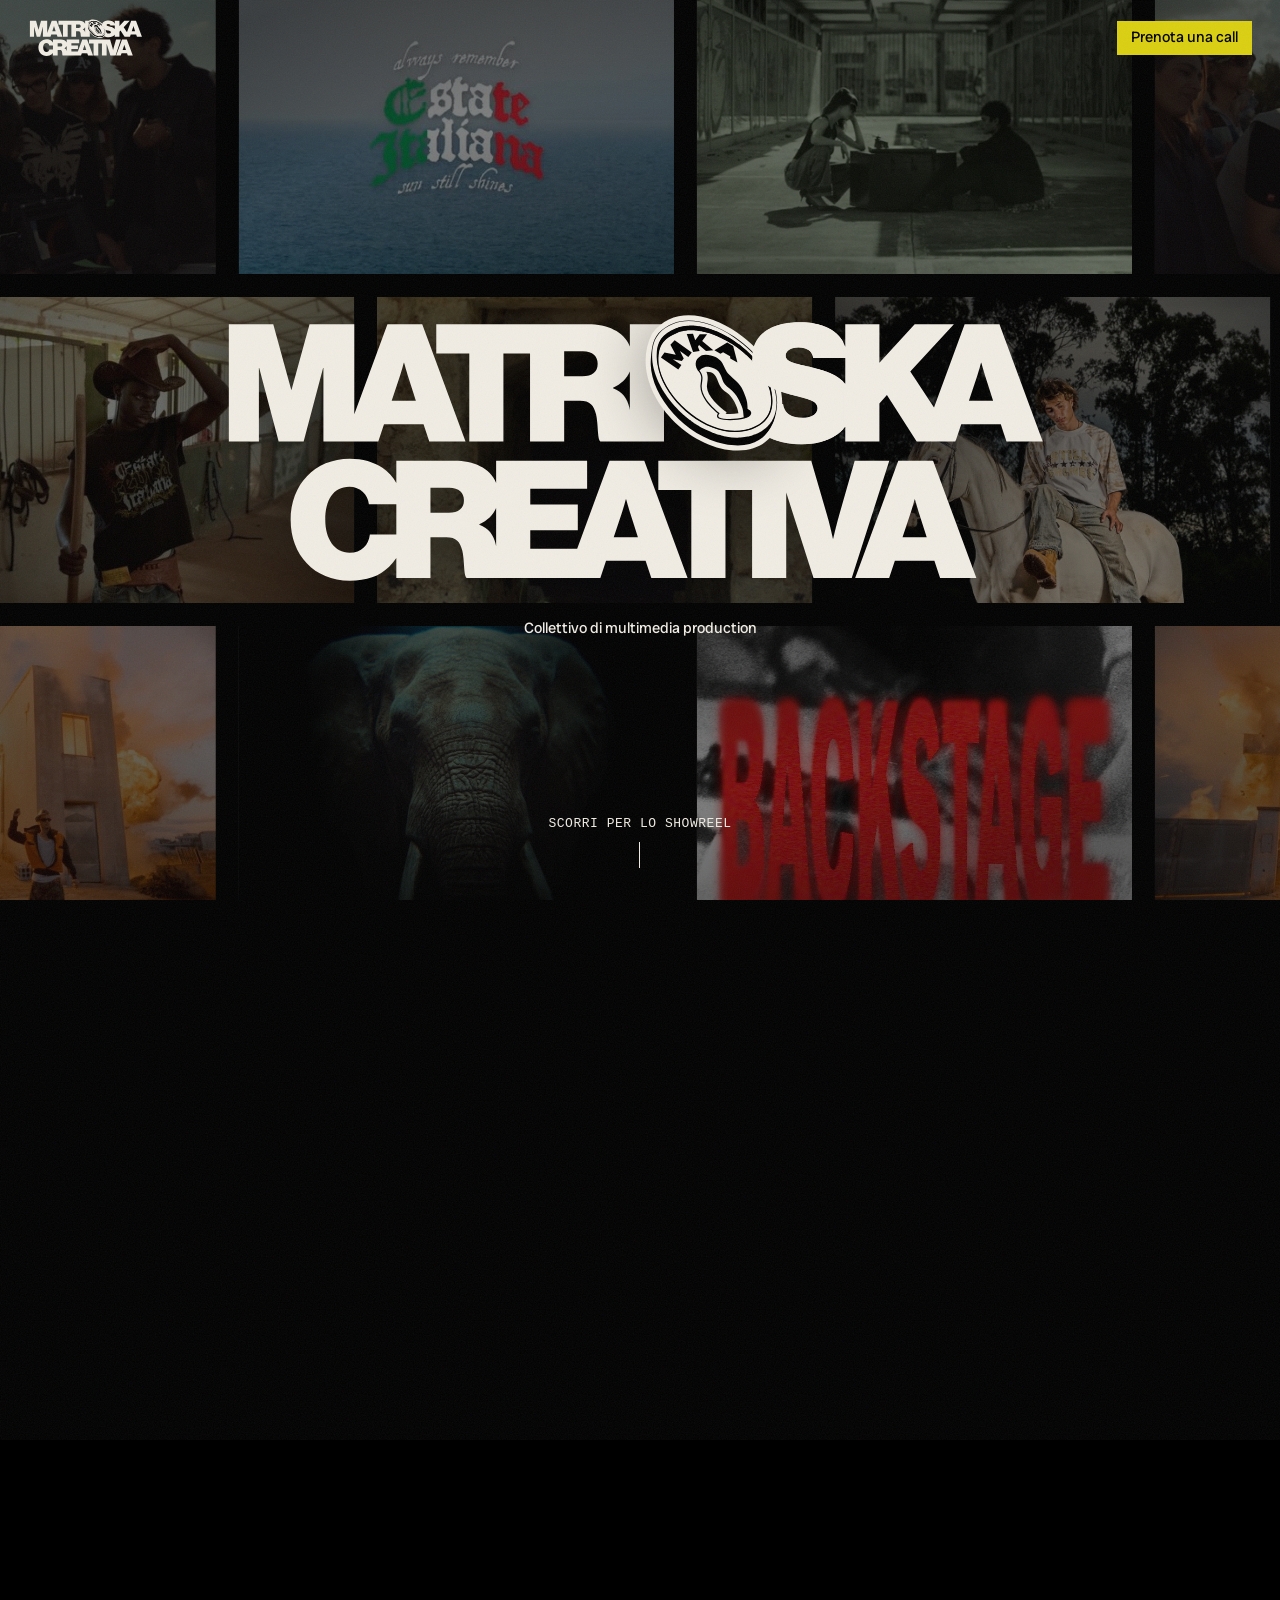
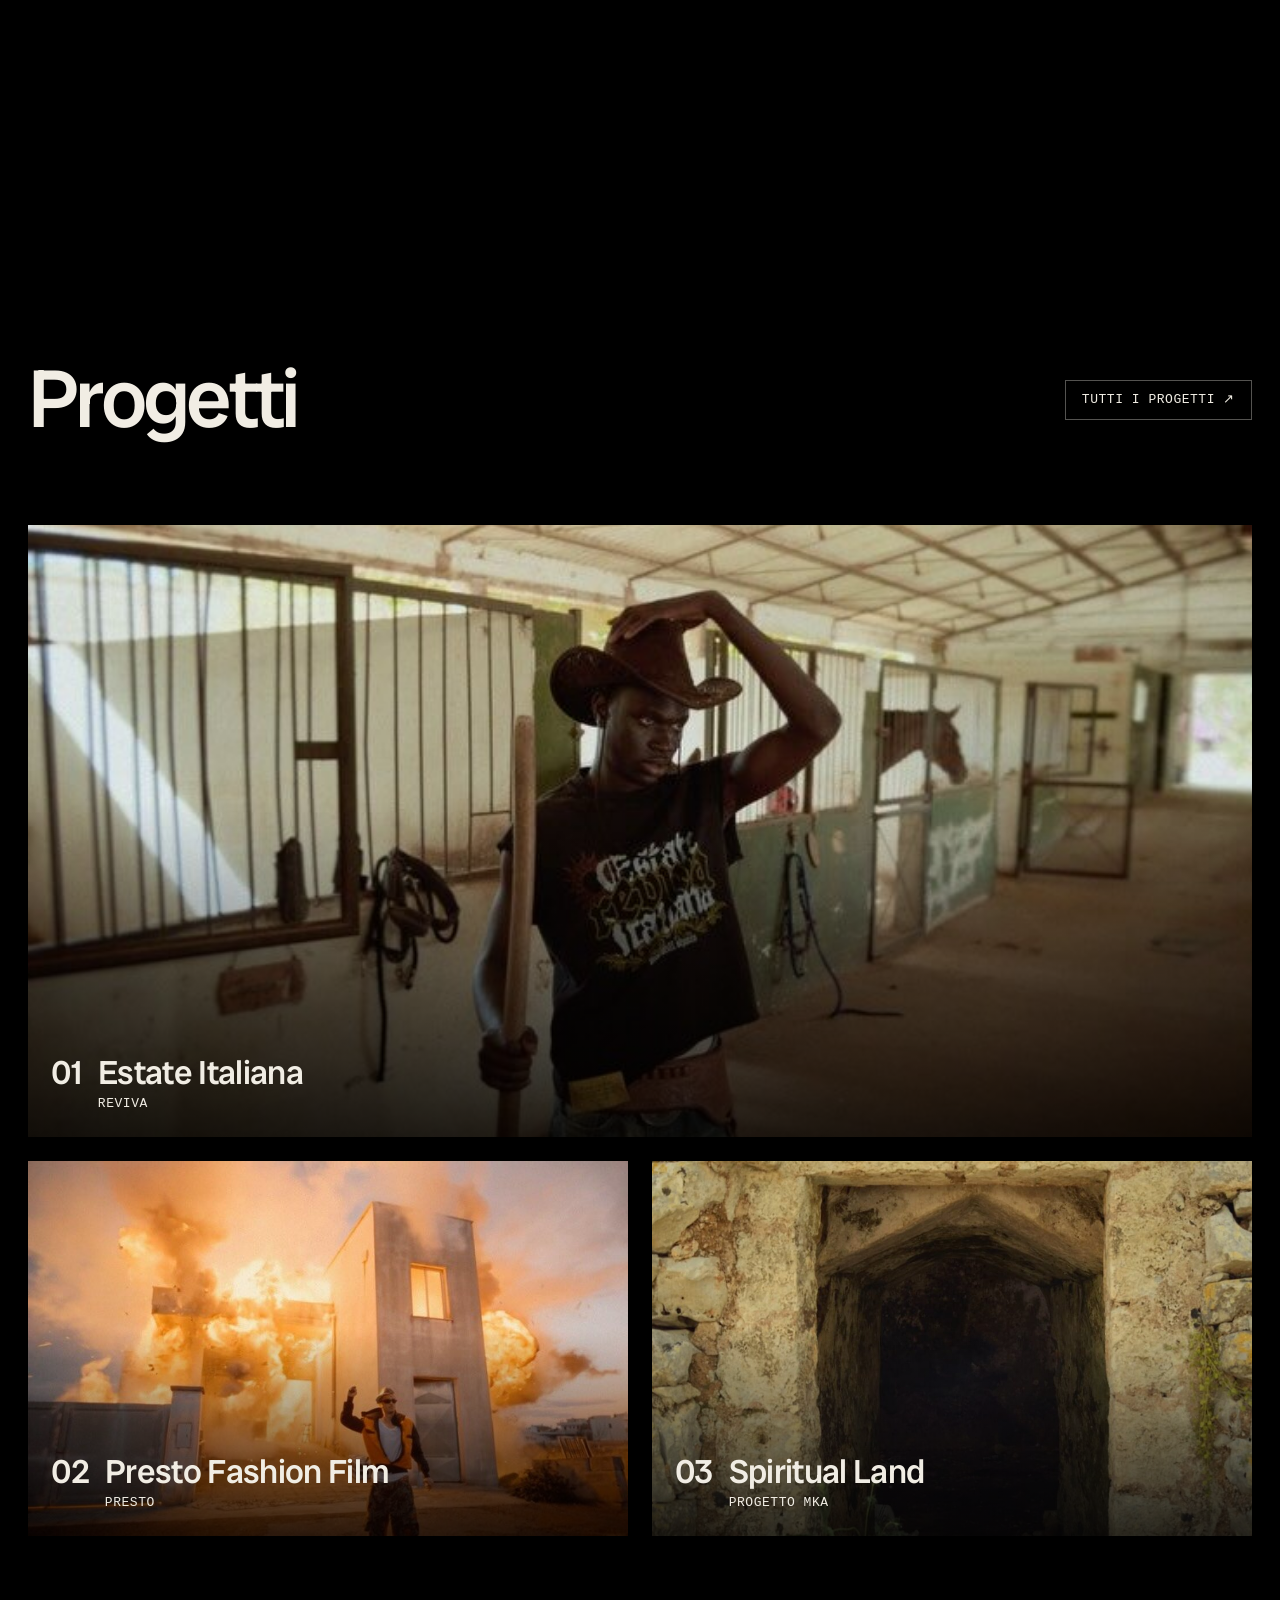
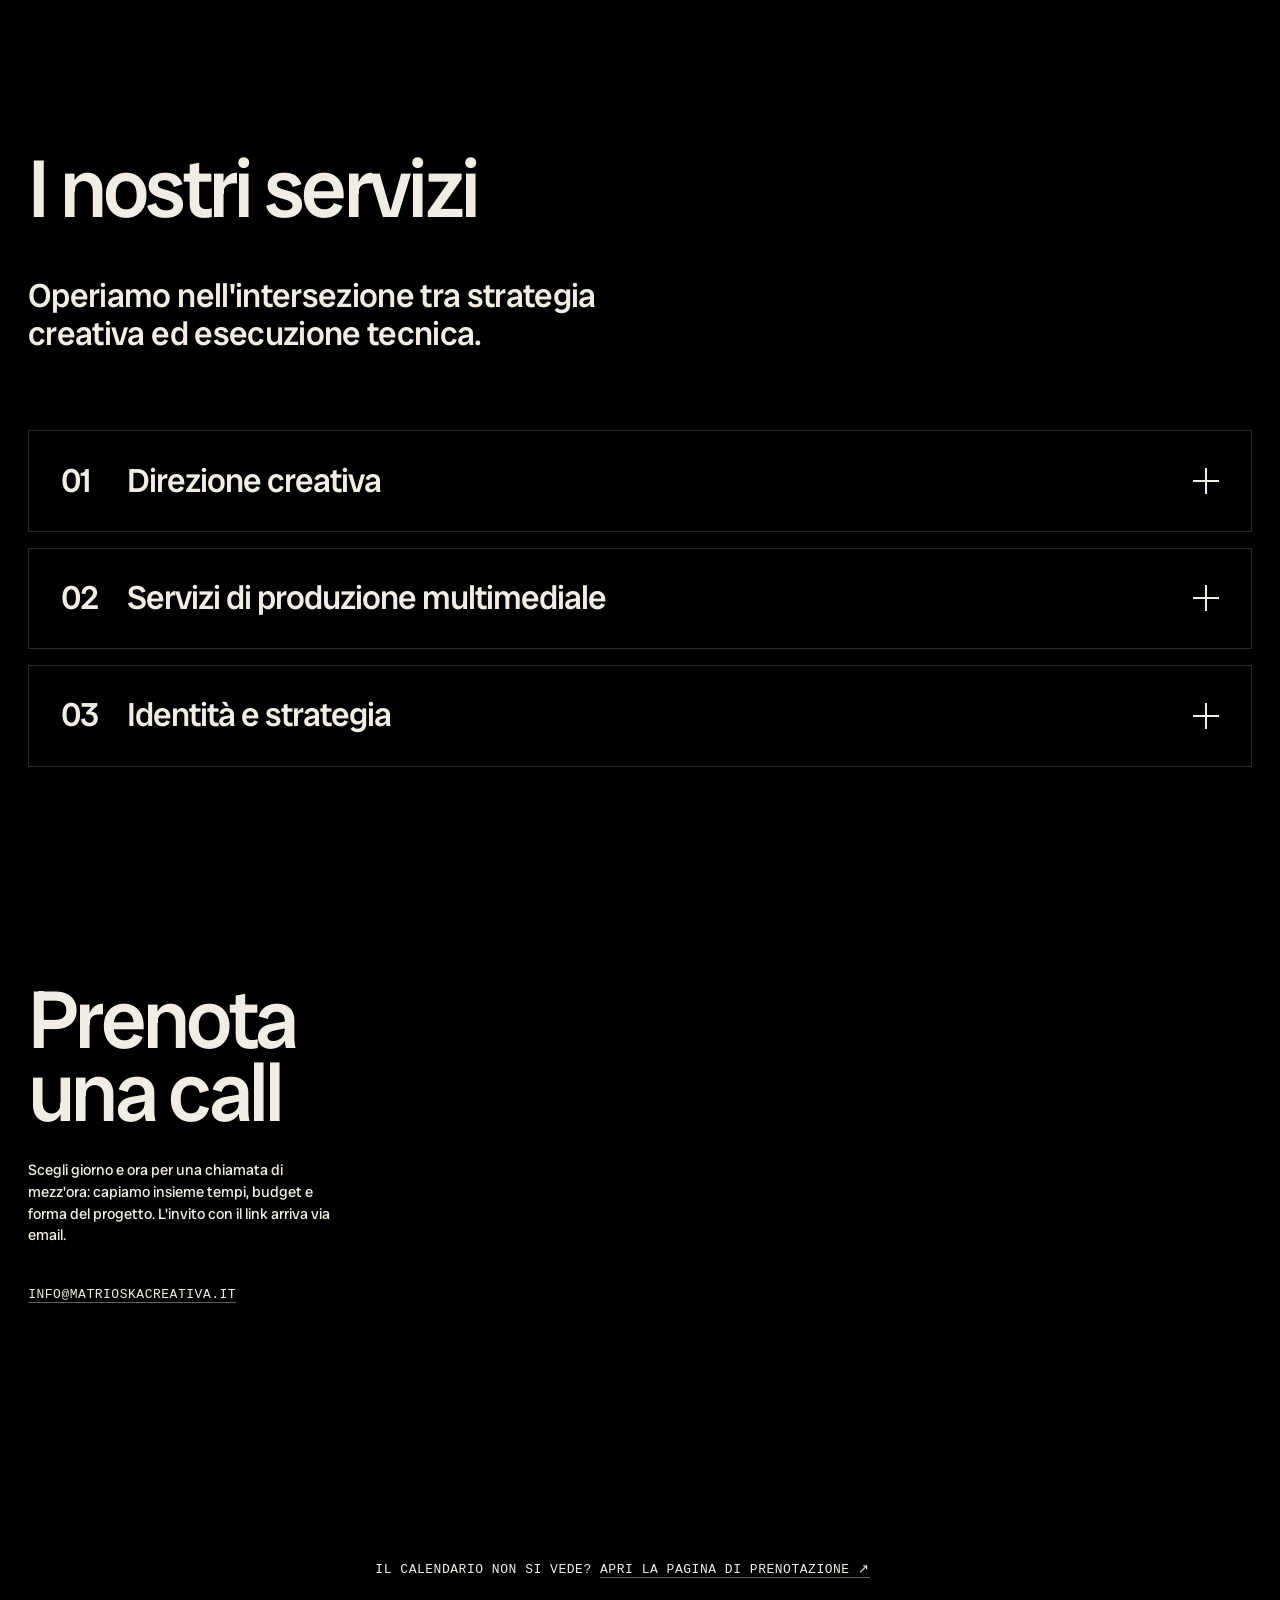
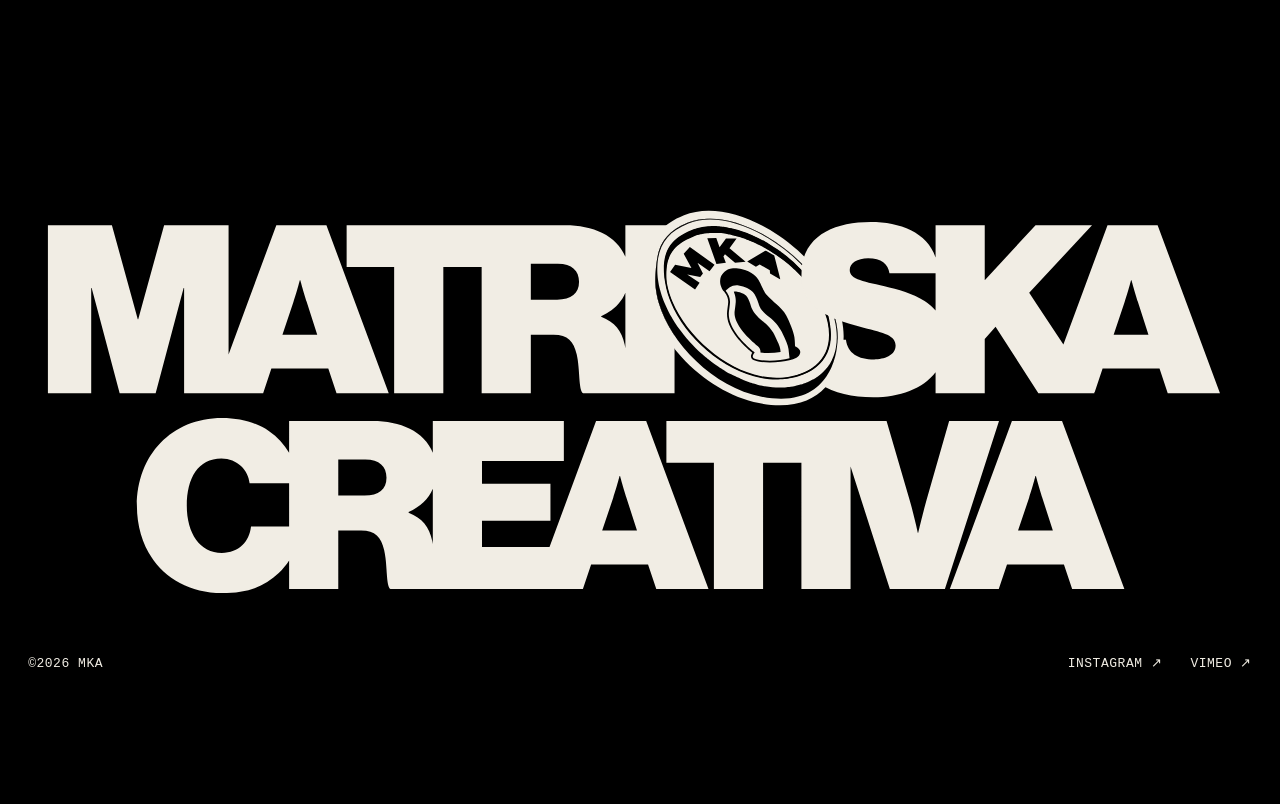
<file: index.html>
<!doctype html>
<html lang="it">
<head>
<meta charset="utf-8">
<meta name="viewport" content="width=device-width, initial-scale=1, viewport-fit=cover">
<title>MKA · Matrioska Creativa</title>
<meta name="description" content="MKA, Matrioska Creativa: collettivo di multimedia production. Regia, produzione, fotografia e post-produzione.">
<meta name="theme-color" content="#000000">
<link rel="icon" href="logo/moneta-crema.svg" type="image/svg+xml">
<link rel="preconnect" href="https://fonts.googleapis.com">
<link rel="preconnect" href="https://fonts.gstatic.com" crossorigin>
<link href="https://fonts.googleapis.com/css2?family=Datatype:wdth,wght@75..100,100..900&family=Radio+Canada+Big:wght@400;500&display=swap" rel="stylesheet">
<link rel="stylesheet" href="css/style.css">
<script>
  // intro della moneta: la classe va messa prima del primo disegno, se no si vede il sito e poi sparisce.
  // Se js/main.js non parte entro 4 secondi, il sito si mostra comunque.
  if (!matchMedia("(prefers-reduced-motion: reduce)").matches) {
    document.documentElement.classList.add("intro");
    setTimeout(function () { if (!window.mkaIntro) document.documentElement.classList.remove("intro"); }, 4000);
  }
</script>
<noscript><style>
  .hero{height:auto}
  .hero-stage{position:relative}
  .mosaic{display:none}
  .pill{opacity:1;transform:translateX(-50%);clip-path:none}
  .pill a{opacity:1}
  .reveal{opacity:1;transform:none}
</style></noscript>
</head>
<body>

<a class="skip" href="#progetti">Salta ai progetti</a>
<div class="grain" aria-hidden="true"></div>

<!-- Testata: marchio a sinistra, invito alla call sempre a destra -->
<header class="top">
  <a class="brand" href="#top" aria-label="MKA, torna all'inizio">
    <img src="logo/matrioska-creativa-crema.svg" alt="" width="1010" height="346">
  </a>
  <a class="cta-top" href="#call">Prenota una call</a>
</header>


<main>

<!-- ═══ APERTURA: mosaico inclinato che si raddrizza fino allo showreel ═══ -->
<section class="hero" id="top" aria-label="Apertura e showreel">
  <div class="hero-stage">

    <canvas class="mosaic" id="mosaic" aria-hidden="true"></canvas>
    <noscript><img class="mosaic-nojs" src="img/estate-italiana-shoot.jpg" alt=""></noscript>
    <!-- quando Vimeo sarà incorporabile, il player dello showreel va qui sopra la tessera centrale -->
    <div class="reel-player" id="reelPlayer" aria-hidden="true"></div>

    <div class="hero-shade" aria-hidden="true"></div>

    <div class="hero-front" id="heroFront">
      <h1 class="hero-logo">
        <!-- logo in tre pezzi: le lettere, la moneta al posto della O (nell'intro cade e poi
             torna qui, js/intro.js) e sopra la S, così la moneta sta dietro la S come nel logo
             originale, già mentre arriva. Il logo intero non si mostra: tra i due c'era un piccolo scatto -->
        <img class="hero-letters" src="logo/matrioska-creativa-lettere-crema.svg" alt="Matrioska Creativa" width="1010" height="346">
        <img class="hero-coin" id="heroCoin" src="logo/moneta-crema.svg" alt="" width="396" height="396" aria-hidden="true">
        <img class="hero-s" src="logo/s-davanti.png" alt="" width="1010" height="346" aria-hidden="true">
      </h1>
      <p class="hero-line">Collettivo di multimedia production</p>
      <div class="hero-bottom">
        <span class="hint">Scorri per lo showreel</span>
      </div>
    </div>

    <!-- velature da cinema sopra il reel a tutto schermo: sfumano, niente nero pieno -->
    <div class="band band-t" aria-hidden="true">
      <span>MKA · SHOWREEL</span>
      <span class="tc" id="tc">00:00:00:00</span>
    </div>
    <div class="band band-b" aria-hidden="true"></div>

    <div class="reel-ui" id="reelUi">
      <p class="reel-note" id="reelNote">Showreel 2026</p>
      <!-- comandi del video integrato: compaiono quando il player è pronto (js/main.js) -->
      <div class="vctl">
        <button class="btn btn-cream" type="button" id="reelAudio" aria-pressed="false" hidden>Audio no</button>
        <button class="btn btn-line" type="button" id="reelPause" hidden>Pausa</button>
      </div>
    </div>

  </div>
</section>

<!-- ═══ PROGETTI ═══ -->
<section class="work" id="progetti" aria-labelledby="work-h">
  <div class="sec-head">
    <h2 id="work-h" class="sec-title reveal">Progetti</h2>
    <a class="link-all reveal" href="progetti.html">Tutti i progetti <span aria-hidden="true">&#8599;</span></a>
  </div>

  <div class="work-grid" id="workGrid"><!-- riempita da js/main.js da PROJECTS --></div>
</section>

<!-- ═══ I NOSTRI SERVIZI ═══ -->
<section class="crew" id="servizi" aria-labelledby="crew-h">
  <div class="crew-text">
    <h2 id="crew-h" class="sec-title reveal">I nostri servizi</h2>
    <div class="crew-intro">
      <p class="crew-lead reveal">Operiamo nell'intersezione tra strategia creativa ed esecuzione tecnica.</p>
      <p class="crew-body reveal">Ci poniamo l'obiettivo di decostruire la serialità del contenuto di massa, restituendo centralità alla dignità del pensiero progettuale.</p>
    </div>
  </div>

  <div class="services" id="services"><!-- categorie a fisarmonica da js/main.js da SERVICES --></div>
</section>

<!-- ═══ PRENOTA UNA CALL ═══ -->
<section class="call" id="call" aria-labelledby="call-h">
  <div class="call-side">
    <h2 id="call-h" class="sec-title reveal">Prenota<br>una call</h2>
    <p class="call-lead reveal">Scegli giorno e ora per una chiamata di mezz'ora: capiamo insieme tempi, budget e forma del progetto. L'invito con il link arriva via email.</p>
    <ul class="call-links">
      <li><a href="mailto:info@matrioskacreativa.it">info@matrioskacreativa.it</a></li>
    </ul>
  </div>

  <div class="cal-wrap">
    <div class="cal-inline" id="calInline"></div>
    <p class="cal-fallback">Il calendario non si vede? <a href="https://cal.com/mka-mxgoxl/30min" target="_blank" rel="noopener">Apri la pagina di prenotazione <span aria-hidden="true">&#8599;</span></a></p>
  </div>
</section>

</main>

<footer class="foot">
  <img class="foot-logo" src="logo/matrioska-creativa-crema.svg" alt="Matrioska Creativa" width="1010" height="346" loading="lazy">
  <div class="foot-row">
    <span>©2026 MKA</span>
    <a href="https://www.instagram.com/mka.collective/" target="_blank" rel="noopener">Instagram &#8599;</a>
    <a href="https://vimeo.com/user266208334" target="_blank" rel="noopener">Vimeo &#8599;</a>
  </div>
</footer>

<!-- Pillola di navigazione: compare solo quando lo showreel è a tutto schermo -->
<nav class="pill" id="pill" aria-label="Navigazione">
  <span class="pill-ind" aria-hidden="true"></span>
  <a href="#top" data-sec="top" class="pl-reel">Showreel</a>
  <a href="#progetti" data-sec="progetti">Progetti</a>
  <a href="#servizi" data-sec="servizi">Servizi</a>
  <i class="pill-sep" aria-hidden="true"></i>
  <a href="#call" data-sec="call" class="pill-call">Prenota call</a>
</nav>

<div class="cur" id="cur" aria-hidden="true">Guarda</div>


<script type="module" src="js/main.js"></script>
</body>
</html>
</file>
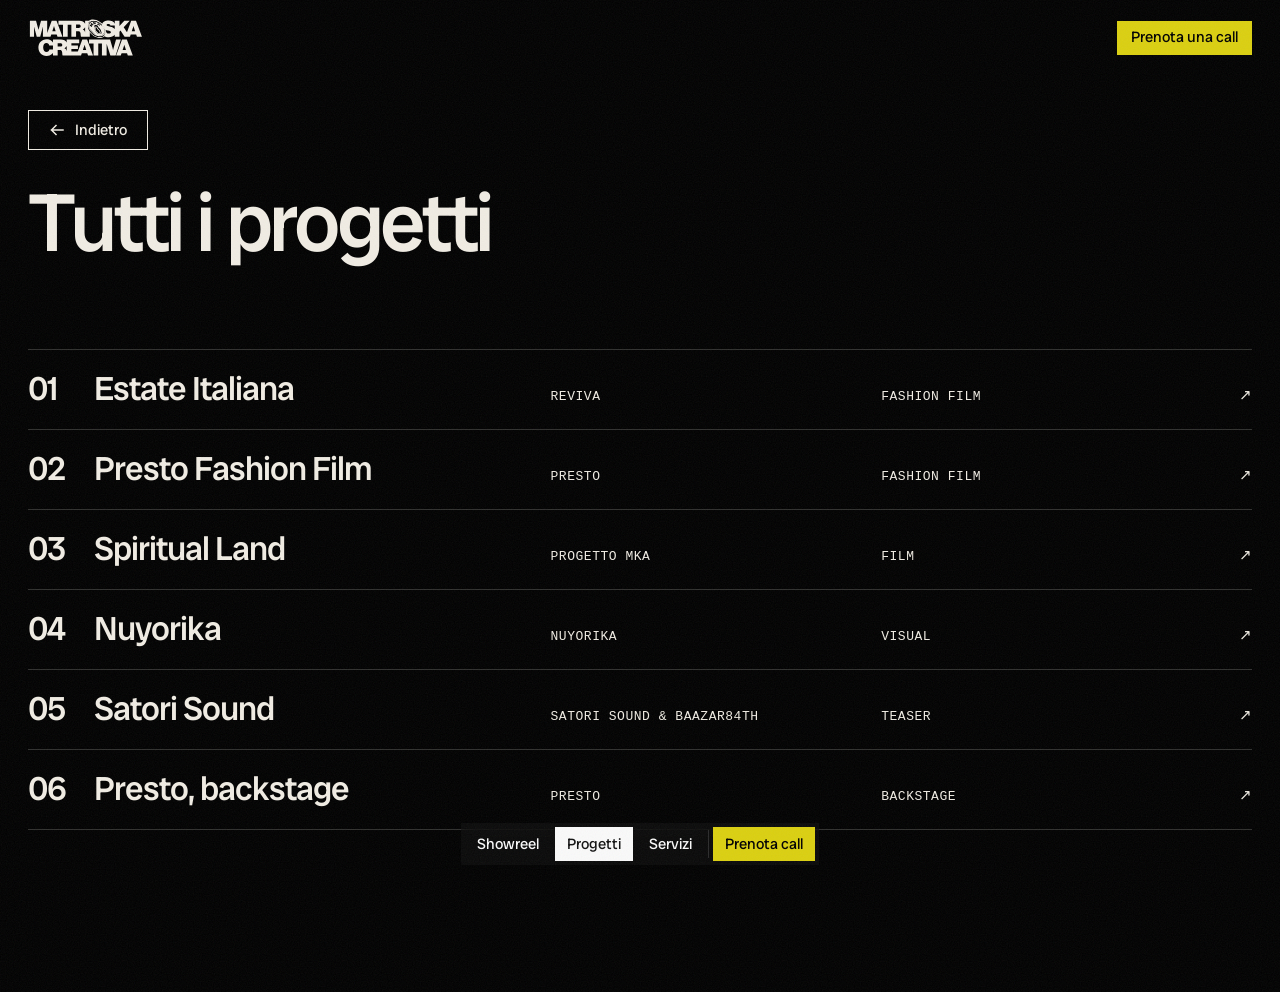
<file: progetti.html>
<!doctype html>
<html lang="it">
<head>
<meta charset="utf-8">
<meta name="viewport" content="width=device-width, initial-scale=1, viewport-fit=cover">
<title>Progetti · MKA Matrioska Creativa</title>
<meta name="description" content="Tutti i lavori di MKA, Matrioska Creativa.">
<meta name="theme-color" content="#000000">
<link rel="icon" href="logo/moneta-crema.svg" type="image/svg+xml">
<link rel="preconnect" href="https://fonts.googleapis.com">
<link rel="preconnect" href="https://fonts.gstatic.com" crossorigin>
<link href="https://fonts.googleapis.com/css2?family=Datatype:wdth,wght@75..100,100..900&family=Radio+Canada+Big:wght@400;500&display=swap" rel="stylesheet">
<link rel="stylesheet" href="css/style.css">
<style>
  /* in alto basta lo spazio per la testata fissa più un po' di respiro */
  .index { padding: max(110px, 12vh) var(--pad) 18vh; }
  /* torna da dove si è arrivati (home o progetto), se no alla sezione progetti della home */
  .back {
    display: inline-flex; align-items: center; gap: 10px; margin-bottom: 36px;
    padding: 11px 20px; line-height: 1; border: 1px solid var(--cream); font-size: var(--fs-3); text-decoration: none;
    transition: background .3s, color .3s;
  }
  /* freccia disegnata in SVG e centrata con flex: il carattere della freccia
     nel font stava più alto o più basso della scritta a seconda del dispositivo */
  .back svg { width: 16px; height: 16px; flex: none; transition: transform .4s var(--ease); }
  .back:focus-visible { background: var(--cream); color: var(--black); outline: none; }
  /* hover solo con il mouse: sul telefono restava acceso dopo il tocco */
  @media (hover: hover) {
    .back:hover { background: var(--cream); color: var(--black); }
    .back:hover svg { transform: translateX(-4px); }
  }
  .rows { list-style: none; margin: 0; padding: 0; border-top: 1px solid rgba(241,237,228,.2); }
  .rows a {
    display: grid; grid-template-columns: calc(var(--fs-2) * 1.5) 1.4fr 1fr 1fr 40px; align-items: baseline; gap: 16px;
    padding: 22px 0; border-bottom: 1px solid rgba(241,237,228,.2); text-decoration: none;
    transition: padding .45s var(--ease), background-color .3s;
  }
  /* solo con il mouse: sul touch :hover resta acceso dopo il tocco */
  @media (hover: hover) {
    .rows a:hover { padding-left: 14px; padding-right: 14px; background: rgba(241,237,228,.04); }
  }
  /* cliente e tipo: sul desktop sono due colonne della griglia, sul telefono una riga sotto il titolo */
  .rows .meta { display: contents; }
  /* numero grande come il titolo */
  .rows .t, .rows .n { font-size: var(--fs-2); font-weight: 500; letter-spacing: -.03em; line-height: 1.05; }
  .rows .m { font-family: var(--f-mono); font-stretch: 80%; font-size: var(--fs-mono); text-transform: uppercase; letter-spacing: .04em; }
  .rows .ar { justify-self: end; }
  .peek {
    position: fixed; left: 0; top: 0; z-index: 40; width: 300px; aspect-ratio: 4 / 3; border-radius: 0; overflow: hidden;
    pointer-events: none; opacity: 0; transform: translate(-50%, -50%) scale(.9); transition: opacity .3s, transform .45s var(--ease);
  }
  .peek.on { opacity: 1; transform: translate(-50%, -50%) scale(1); }
  /* sopra le righe il cursore è l'anteprima stessa */
  @media (hover: hover) { .rows a { cursor: none; } }
  .peek img { width: 100%; height: 100%; object-fit: cover; }
  @media (max-width: 760px) {
    .rows a { grid-template-columns: calc(var(--fs-2) * 1.5) 1fr 16px; gap: 8px 12px; align-items: baseline; padding: 20px 0; }
    .rows .n { grid-column: 1; grid-row: 1; }
    .rows .t { grid-column: 2; grid-row: 1; }
    .rows .ar { grid-column: 3; grid-row: 1; }
    .rows .meta { grid-column: 2; grid-row: 2; display: flex; flex-wrap: wrap; gap: 4px 14px; }
    .peek { display: none; }
  }
</style>
</head>
<body class="nav-on">
<div class="grain" aria-hidden="true"></div>
<header class="top">
  <a class="brand" href="index.html" aria-label="MKA, torna alla home">
    <img src="logo/matrioska-creativa-crema.svg" alt="" width="1010" height="346">
  </a>
  <a class="cta-top" href="index.html#call">Prenota una call</a>
</header>

<main class="index">
  <a class="back" id="back" href="index.html#progetti"><svg viewBox="0 0 16 16" aria-hidden="true"><path d="M14 8H2.5M7 3.5 2.5 8 7 12.5" fill="none" stroke="currentColor" stroke-width="1.5" stroke-linecap="square"/></svg><span>Indietro</span></a>
  <h1 class="sec-title" style="margin-bottom:clamp(40px,7vw,96px)">Tutti i progetti</h1>
  <ul class="rows" id="rows"></ul>
</main>

<div class="peek" id="peek" aria-hidden="true"><img alt="" id="peekImg"></div>

<nav class="pill on" aria-label="Navigazione">
  <span class="pill-ind" aria-hidden="true" style="opacity:0"></span>
  <a href="index.html#showreel" class="pl-reel">Showreel</a>
  <a href="index.html#progetti" class="is-lit" style="background:#fafafa">Progetti</a>
  <a href="index.html#servizi">Servizi</a>
  <i class="pill-sep" aria-hidden="true"></i>
  <a href="index.html#call" class="pill-call">Prenota call</a>
</nav>

<script type="module">
  import { PROJECTS } from "./js/data.js";
  import { bindOpen } from "./js/apri.js";
  // "Indietro": se si arriva da una pagina del sito torna lì (con la posizione di
  // scroll che il browser ricorda), se no alla sezione progetti della home
  document.getElementById("back").addEventListener("click", (e) => {
    let same = false;
    try { same = !!document.referrer && new URL(document.referrer).origin === location.origin; } catch { /* niente */ }
    if (same && history.length > 1) { e.preventDefault(); history.back(); }
  });
  const rows = document.getElementById("rows");
  rows.innerHTML = PROJECTS.map((p, i) => `
    <li><a href="progetto.html?p=${p.slug}" data-img="img/${p.imgs[0]}.jpg" data-pos="${p.pos || "50% 50%"}">
      <span class="n">${String(i + 1).padStart(2, "0")}</span>
      <span class="t">${p.title}</span>
      <span class="meta"><span class="m">${p.client}</span><span class="m">${p.tag}</span></span>
      <span class="ar" aria-hidden="true">&#8599;</span>
    </a></li>`).join("");
  const peek = document.getElementById("peek"), pimg = document.getElementById("peekImg");
  // al clic l'anteprima che segue il mouse diventa la cornice del progetto (js/apri.js).
  // Senza anteprima (telefono) la cornice si apre dal centro.
  bindOpen(rows, "a", (a) => ({
    el: peek.classList.contains("on") ? peek : null,
    src: a.dataset.img, pos: a.dataset.pos, radius: "0px",
  }));
  // l'anteprima è il cursore: centrata sul puntatore, la freccia sparisce sopra
  // le righe. Solo con il mouse (al tocco comparirebbe e resterebbe lì). La riga
  // sotto il puntatore si cerca anche allo scroll, non solo al movimento: con la
  // rotellina il browser non manda pointerenter/leave e l'immagine restava vecchia.
  let mx = -1, my = -1, raf = 0;
  const check = () => {
    raf = 0;
    const a = mx >= 0 ? document.elementFromPoint(mx, my)?.closest("#rows a") : null;
    if (a) {
      if (pimg.getAttribute("src") !== a.dataset.img) { pimg.src = a.dataset.img; pimg.style.objectPosition = a.dataset.pos; }
      peek.style.left = mx + "px"; peek.style.top = my + "px";
    }
    peek.classList.toggle("on", !!a);
  };
  const ask = () => { if (!raf) raf = requestAnimationFrame(check); };
  addEventListener("pointermove", (e) => { if (e.pointerType !== "mouse") return; mx = e.clientX; my = e.clientY; ask(); }, { passive: true });
  addEventListener("scroll", ask, { passive: true });
  document.documentElement.addEventListener("pointerleave", () => { mx = my = -1; ask(); });
</script>
</body>
</html>
</file>
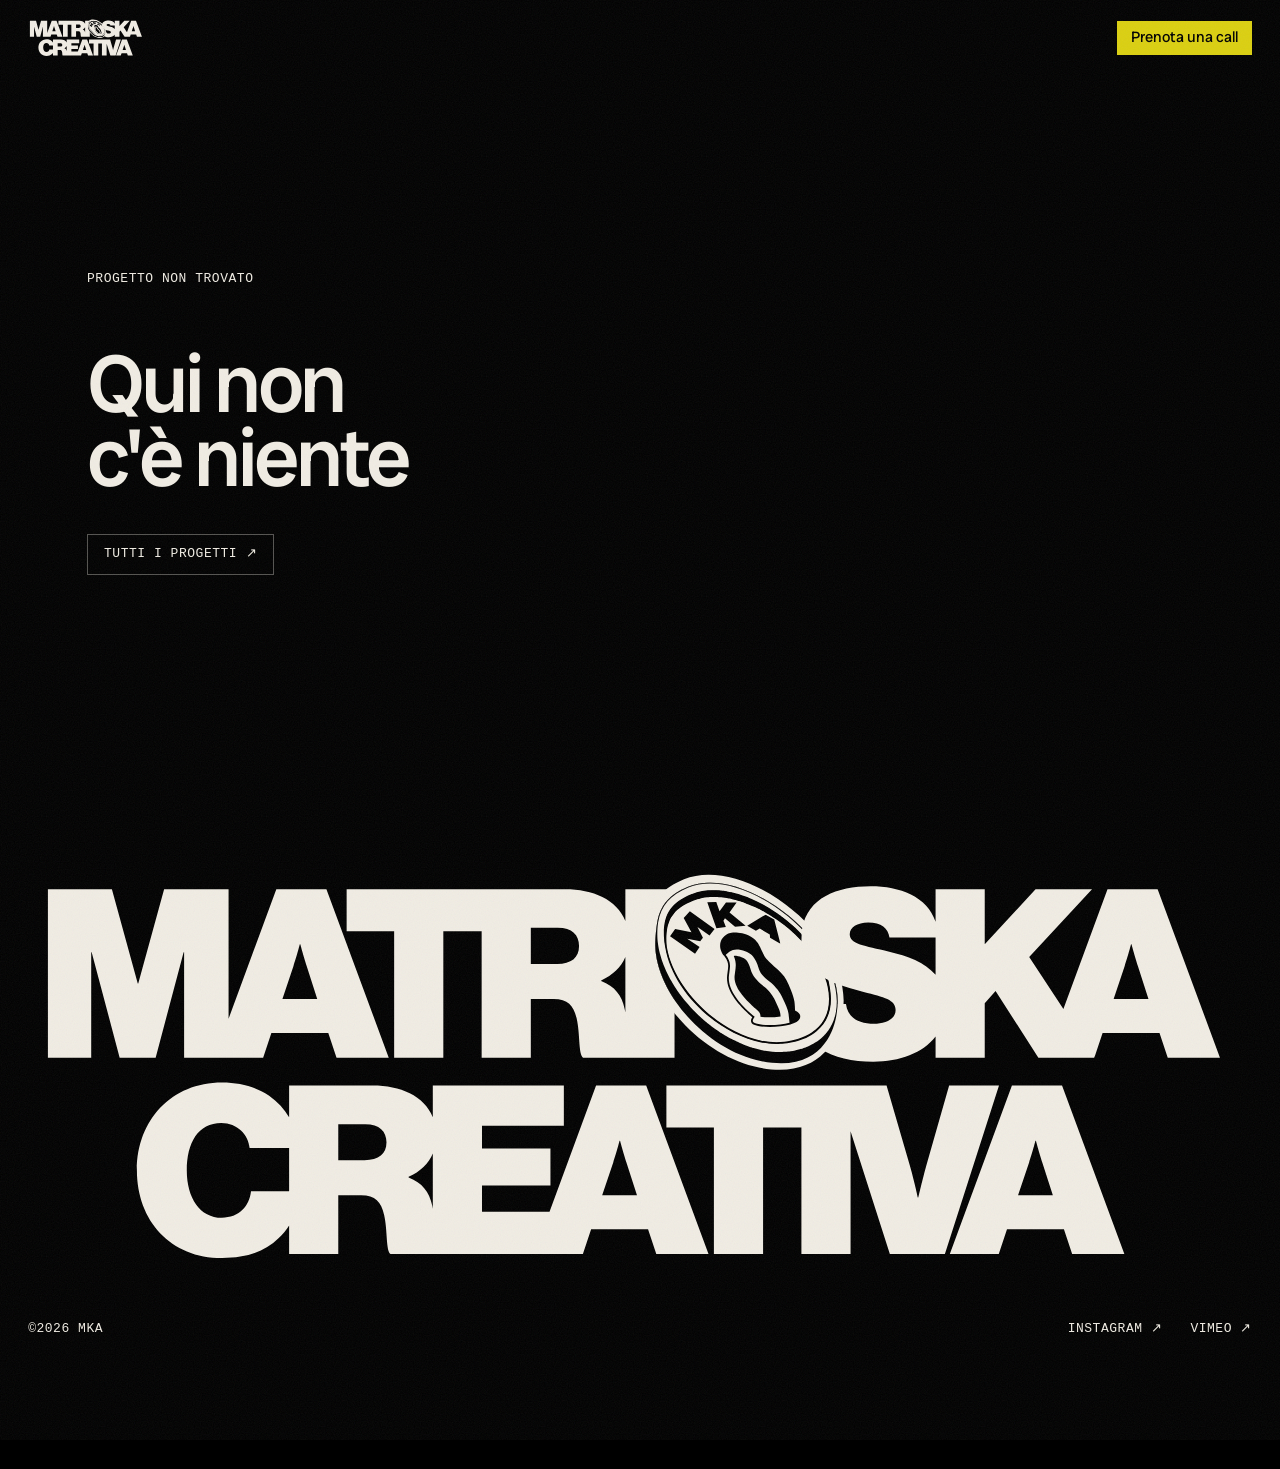
<file: progetto.html>
<!doctype html>
<html lang="it">
<head>
<meta charset="utf-8">
<meta name="viewport" content="width=device-width, initial-scale=1, viewport-fit=cover">
<title>Progetto · MKA Matrioska Creativa</title>
<meta name="description" content="Un lavoro di MKA, Matrioska Creativa.">
<meta name="theme-color" content="#000000">
<link rel="icon" href="logo/moneta-crema.svg" type="image/svg+xml">
<link rel="preconnect" href="https://fonts.googleapis.com">
<link rel="preconnect" href="https://fonts.gstatic.com" crossorigin>
<link href="https://fonts.googleapis.com/css2?family=Datatype:wdth,wght@75..100,100..900&family=Radio+Canada+Big:wght@400;500&display=swap" rel="stylesheet">
<link rel="stylesheet" href="css/style.css">
<link rel="stylesheet" href="css/progetto.css">
<script>
  // apertura della cornice: la classe va messa prima del primo disegno, se no si
  // vedono titolo e comandi e poi spariscono. Ripiego dopo 4 secondi se js/progetto.js non parte.
  if (!matchMedia("(prefers-reduced-motion: reduce)").matches) {
    document.documentElement.classList.add("pj-enter");
    setTimeout(function () { if (!window.mkaProgetto) document.documentElement.classList.remove("pj-enter"); }, 4000);
  }
  if ("scrollRestoration" in history) history.scrollRestoration = "manual";
</script>
</head>
<body class="nav-on">
<div class="grain" aria-hidden="true"></div>

<header class="top">
  <a class="brand" href="index.html" aria-label="MKA, torna alla home">
    <img src="logo/matrioska-creativa-crema.svg" alt="" width="1010" height="346">
  </a>
  <a class="cta-top" href="index.html#call">Prenota una call</a>
</header>

<main id="pj"><!-- riempita da js/progetto.js con il progetto di ?p= --></main>

<footer class="foot">
  <img class="foot-logo" src="logo/matrioska-creativa-crema.svg" alt="Matrioska Creativa" width="1010" height="346" loading="lazy">
  <div class="foot-row">
    <span>©2026 MKA</span>
    <a href="https://www.instagram.com/mka.collective/" target="_blank" rel="noopener">Instagram &#8599;</a>
    <a href="https://vimeo.com/user266208334" target="_blank" rel="noopener">Vimeo &#8599;</a>
  </div>
</footer>

<!-- la pillola si apre appena si scorre (js/progetto.js): in cima coprirebbe il titolo -->
<nav class="pill" id="pill" aria-label="Navigazione">
  <span class="pill-ind" aria-hidden="true" style="opacity:0"></span>
  <a href="index.html#showreel" class="pl-reel">Showreel</a>
  <a href="progetti.html" class="is-lit" style="background:#fafafa">Progetti</a>
  <a href="index.html#servizi">Servizi</a>
  <i class="pill-sep" aria-hidden="true"></i>
  <a href="index.html#call" class="pill-call">Prenota call</a>
</nav>

<div class="cur" id="cur" aria-hidden="true">Pausa</div>


<script type="module" src="js/progetto.js"></script>
</body>
</html>
</file>
<file: css/style.css>
/* MKA · Matrioska Creativa, prototipo.
   Colori e font da branding.pdf, aggiornato: il font primario ufficiale è
   Radio Canada Big (Google Fonts), regular 400 per i testi e medium 500 per i
   titoli. Il secondario resta Datatype. */

:root {
  --yellow: #DBD010;
  --cream: #F1EDE4;
  --white: #FFFFFF;
  --black: #000000;
  --ink: #121212;

  --f-sans: "Radio Canada Big", system-ui, sans-serif;
  --f-mono: "Datatype", ui-monospace, monospace;

  /* scala dei testi (richiesta di Niccolò, 24/11/2026): tre grandezze in
     Radio Canada Big più una sola per il Datatype. Non aggiungerne altre */
  --fs-1: clamp(44px, 6.4vw, 108px);  /* titoli delle sezioni e del progetto */
  --fs-2: clamp(24px, 2.6vw, 40px);   /* sottotitoli: card, servizi, righe, numerazioni */
  --fs-3: 15px;                       /* testo, bottoni, pillola */
  --fs-mono: 13px;                    /* tutto il Datatype */

  --pad: clamp(16px, 2.2vw, 32px);
  --ease: cubic-bezier(.22, 1, .36, 1);

  /* geometria del mosaico: ogni tessera è grande come lo schermo */
  --tw: 100vw;
  --th: 100vh;
  --g: clamp(16px, 4vw, 60px);
}
/* stage e tessere prendono l'altezza con la barra degli indirizzi nascosta (lvh):
   così quando la barra sparisce sotto il reel non resta una fascia vuota.
   --ui è quanto spazio occupa la barra quando c'è, per tenere i comandi in vista. */
@supports (height: 100lvh) { :root { --th: 100lvh; --ui: calc(100lvh - 100svh); } }

*, *::before, *::after { box-sizing: border-box; }
html { -webkit-text-size-adjust: 100%; scroll-behavior: smooth; -webkit-tap-highlight-color: transparent; }
@media (prefers-reduced-motion: reduce) { html { scroll-behavior: auto; } }
body {
  margin: 0;
  background: var(--black);
  color: var(--cream);
  font-family: var(--f-sans);
  font-weight: 400;
  font-size: var(--fs-3);
  line-height: 1.45;
  -webkit-font-smoothing: antialiased;
  overflow-x: clip;
}
img { display: block; max-width: 100%; }
a { color: inherit; }
button { font: inherit; color: inherit; }
::selection { background: var(--yellow); color: var(--black); }

.skip { position: fixed; left: 12px; top: -60px; z-index: 100; background: var(--yellow); color: var(--black); padding: 8px 12px; border-radius: 0; }
.skip:focus { top: 12px; }

.label, .hint, .reel-note, .band, .tc {
  font-family: var(--f-mono);
  font-stretch: 80%;
  font-size: var(--fs-mono);
  letter-spacing: .04em;
  text-transform: uppercase;
}

/* grana pellicola, ferma se si chiede meno movimento */
.grain {
  position: fixed; inset: -60%; z-index: 90; pointer-events: none;
  opacity: .07;
  background-image: url("data:image/svg+xml,%3Csvg xmlns='http://www.w3.org/2000/svg' width='220' height='220'%3E%3Cfilter id='n'%3E%3CfeTurbulence type='fractalNoise' baseFrequency='.85' numOctaves='2' stitchTiles='stitch'/%3E%3C/filter%3E%3Crect width='100%25' height='100%25' filter='url(%23n)'/%3E%3C/svg%3E");
  animation: grain .9s steps(6) infinite;
}
@keyframes grain {
  0% { transform: translate(0, 0); } 20% { transform: translate(-4%, 3%); }
  40% { transform: translate(3%, -5%); } 60% { transform: translate(-6%, -2%); }
  80% { transform: translate(5%, 4%); } 100% { transform: translate(0, 0); }
}

/* ─── bottoni ─── */
.btn {
  display: inline-flex; align-items: center; gap: .4em;
  height: 46px; padding: 0 22px; border: 0; border-radius: 0;
  font-size: var(--fs-3); text-decoration: none; cursor: pointer;
  transition: transform .4s var(--ease), background-color .3s, color .3s;
}
@media (hover: hover) { .btn:hover { transform: translateY(-2px); } }
.btn:active { transform: translateY(0) scale(.98); }
.btn-yellow { background: var(--yellow); color: var(--black); }
@media (hover: hover) { .btn-yellow:hover { background: #BEB50E; } }
.btn-cream { background: var(--cream); color: var(--black); }
:focus-visible { outline: 2px solid var(--cream); outline-offset: 3px; }

/* ─── testata ─── */
.top {
  position: fixed; inset: 0 0 auto 0; z-index: 60;
  display: flex; justify-content: space-between; align-items: center;
  padding: 18px var(--pad);
  pointer-events: none;
}
.top > * { pointer-events: auto; }
.brand {
  display: flex; align-items: center; gap: 12px; text-decoration: none;
  mix-blend-mode: difference;
}
/* logo esteso (MATRIOSKA CREATIVA su due righe), niente scritte in Datatype */
.brand img { display: block; height: 40px; width: auto; }
.cta-top {
  height: 34px; display: inline-flex; align-items: center; padding: 0 14px;
  border-radius: 0; background: var(--yellow); color: var(--black);
  font-size: var(--fs-3); text-decoration: none;
  transition: background-color .3s;
}
@media (hover: hover) { .cta-top:hover { background: #BEB50E; } }


/* ═══ APERTURA ═══ */
.hero { position: relative; height: calc(var(--th) * 2); }
.hero-stage {
  position: sticky; top: 0; height: var(--th); overflow: hidden;
  background: var(--black);
}

/* Il mosaico è un <canvas> grande quanto lo schermo, disegnato da js/mosaic.js. */
.mosaic, .mosaic-nojs { position: absolute; inset: 0; width: 100%; height: 100%; display: block; }
.mosaic-nojs { object-fit: cover; }

/* posto per il player Vimeo dello showreel, allineato da JS alla tessera centrale */
.reel-player {
  position: absolute; left: 50%; top: 50%; width: 100%; height: 100%;
  opacity: 0; transition: opacity .8s; pointer-events: none; overflow: hidden;
  transform-origin: 50% 50%;
}
.reel-player.ready { opacity: 1; }
.reel-player iframe { position: absolute; left: 50%; top: 50%; width: 177.78vh; height: 56.25vw; min-width: 100%; min-height: 100%; transform: translate(-50%, -50%); border: 0; }

.hero-shade {
  position: absolute; inset: 0; pointer-events: none;
  background: radial-gradient(60% 55% at 50% 50%, rgba(0,0,0,.8), rgba(0,0,0,.5) 70%, rgba(0,0,0,.65));
  opacity: var(--shade, 1);
}
.hero-front {
  position: absolute; inset: 0; z-index: 3;
  display: flex; flex-direction: column; align-items: center; justify-content: center;
  padding: 0 var(--pad);
  opacity: var(--front, 1);
  /* --cy (da js/main.js): sale al centro della parte visibile quando la barra degli indirizzi c'è */
  transform: translateY(var(--cy, 0px)) scale(var(--front-s, 1));
  pointer-events: none;
}
.hero-front a { pointer-events: auto; }
/* --logo-w: larghezza del logo; il logo sta da solo al centro dello schermo,
   il sottotitolo è fuori dal flusso subito sotto (altezza del logo = 346/1010 della larghezza) */
.hero-front { --logo-w: min(68vw, 850px); }
.hero-logo { position: relative; margin: 0; width: var(--logo-w); }
.hero-logo img { filter: drop-shadow(0 6px 30px rgba(0,0,0,.35)); }
.hero-letters { display: block; width: 100%; height: auto; }
/* la moneta è il pittogramma intero di branding.pdf (logo/moneta-crema.svg).
   Posata nella O con scala 0,45685 e spostamento 614,27/216,38 rispetto al
   viewBox delle lettere (460,370 1010x346), ricavati da M, K, A e matrioska
   dei due disegni. */
.hero-coin {
  position: absolute; left: 50.103%; top: 1.813%; width: 17.912%; height: auto;
  transform-origin: 50% 50%;
}
/* la S rimessa sopra la moneta (logo/s-davanti.png, stessa cornice delle
   lettere): è la S meno l'attacco in basso a sinistra, dove nel logo originale
   la moneta sta davanti. Ricavata dai due SVG, lettere + moneta + questa S
   combaciano con il logo intero salvo l'antialias. Senza ombra: nel logo
   originale la S non fa ombra sulla moneta */
.hero-logo .hero-s { position: absolute; left: 0; top: 0; width: 100%; height: auto; filter: none; }

/* ─── intro: la moneta cade, si posa e va al suo posto nel logo (js/intro.js) ───
   Con .intro sull'html tutto il resto è nascosto, il fondo resta nero. */
.intro .mosaic, .intro .hero-shade, .intro .top, .intro .hero-line,
.intro .hero-bottom, .intro .hero-letters, .intro .hero-coin, .intro .hero-s { opacity: 0; }
.hero-line {
  position: absolute; left: 0; right: 0; top: calc(50% + var(--logo-w) * 346 / 1010 / 2 + 22px);
  margin: 0; text-align: center; font-size: var(--fs-3);
}
.hero-bottom {
  /* + --cy: annulla lo spostamento di .hero-front, qui basta --ui */
  position: absolute; left: 0; right: 0; bottom: calc(var(--ui, 0px) + var(--cy, 0px) + max(32px, env(safe-area-inset-bottom)));
  display: flex; flex-direction: column; align-items: center; gap: 14px;
}
.hint { }
.hint::after { content: ""; display: block; width: 1px; height: 26px; margin: 8px auto 0; background: currentColor; transform-origin: top; animation: tick 1.8s var(--ease) infinite; }
@keyframes tick { 0% { transform: scaleY(0); } 50% { transform: scaleY(1); } 100% { transform: scaleY(1); opacity: 0; } }

/* velature da cinema: sfumature sopra il reel, mai una banda nera piena */
.band {
  position: absolute; left: 0; right: 0; z-index: 4; height: 160px;
  display: flex; align-items: flex-start; justify-content: center; gap: 32px;
  padding: 74px var(--pad) 0; color: var(--cream);
  opacity: var(--bk, 0); pointer-events: none;
}
.band-t { top: 0; background: linear-gradient(rgba(0,0,0,.6), transparent); }
.band-b { bottom: 0; height: calc(var(--ui, 0px) + 220px); background: linear-gradient(transparent, rgba(0,0,0,.6)); }

.reel-ui {
  position: absolute; z-index: 5; left: var(--pad);
  bottom: calc(var(--ui, 0px) + 100px);
  display: flex; flex-direction: column; align-items: flex-start; gap: 12px;
  opacity: 0; transform: translateY(12px);
  transition: opacity .6s var(--ease), transform .6s var(--ease);
  pointer-events: none;
}
.reel-ui.on { opacity: 1; transform: none; pointer-events: auto; }
.reel-note { margin: 0; }
/* comandi dei video integrati (showreel e cornice del progetto) */
.vctl { display: flex; gap: 8px; }
.vctl [hidden] { display: none; }
.btn-line { background: transparent; color: var(--cream); box-shadow: inset 0 0 0 1px var(--cream); }
@media (hover: hover) { .btn-line:hover { background: var(--cream); color: var(--black); } }


/* ═══ PILLOLA (misure di unscene.work) ═══ */
.pill {
  position: fixed; left: 50%; bottom: max(35px, env(safe-area-inset-bottom)); z-index: 70;
  display: flex; align-items: center; gap: 4px; padding: 4px;
  border-radius: 0;
  background: rgba(18, 18, 18, .5);
  -webkit-backdrop-filter: blur(10px); backdrop-filter: blur(10px);
  transform: translate(-50%, 30px);
  opacity: 0;
  clip-path: inset(0 calc(50% - 21px));
  transition: transform .7s var(--ease), opacity .5s, clip-path .8s var(--ease) .12s;
  pointer-events: none;
}
.pill.on { transform: translate(-50%, 0); opacity: 1; clip-path: inset(0 0); pointer-events: auto; }
.pill a {
  position: relative; z-index: 1;
  display: inline-flex; align-items: center; height: 34px; padding: 8px 12px;
  border-radius: 0; color: #fafafa; text-decoration: none;
  font-size: var(--fs-3); line-height: 18px; white-space: nowrap;
  opacity: 0; transition: color .3s, opacity .4s;
}
.pill.on a { opacity: 1; transition-delay: 0s, .35s; }
.pill a.is-lit { color: var(--ink); }
.pill-ind {
  position: absolute; z-index: 0; top: 4px; left: 4px; height: 34px; width: 0;
  border-radius: 0; background: #fafafa;
  transition: left .45s var(--ease), width .45s var(--ease), opacity .3s;
}
.pill-sep { width: 1px; height: 28px; background: rgba(250, 250, 250, .14); }
.pill a.pill-call { background: var(--yellow); color: var(--black); transition: color .3s, opacity .4s, background-color .3s; }
@media (hover: hover) { .pill a.pill-call:hover { background: #BEB50E; } }
/* nella sezione della call la capsula chiara passa sopra il bottone giallo */
.pill a.pill-call.is-lit { background: transparent; color: var(--ink); }
@media (max-width: 560px) {
  .pill a { padding: 8px 9px; }
}
@media (max-width: 380px) { .pill a { padding: 8px 6px; } }

/* ═══ SEZIONI ═══ */
.sec-title {
  margin: 0; font-weight: 500;
  font-size: var(--fs-1);
  line-height: .9; letter-spacing: -.045em;
}
.label { margin: 0 0 18px; }

.reveal { opacity: 0; transform: translateY(26px); transition: opacity .9s var(--ease), transform .9s var(--ease); }
.reveal.in { opacity: 1; transform: none; }

/* ─── progetti ─── */
.work { position: relative; z-index: 2; background: var(--black); padding: 18vh var(--pad) 12vh; }
.sec-head {
  display: grid; grid-template-columns: 1fr auto; align-items: end;
  margin-bottom: clamp(40px, 7vw, 96px);
}
.link-all {
  font-family: var(--f-mono); font-stretch: 80%; text-transform: uppercase; letter-spacing: .04em;
  font-size: var(--fs-mono); text-decoration: none; padding: 10px 16px; border: 1px solid rgba(241,237,228,.35); border-radius: 0;
  transition: background-color .3s, color .3s, border-color .3s;
  margin-bottom: 1.2vw;
}
/* hover solo con il mouse: sul telefono restava acceso dopo il tocco, anche
   tornando indietro alla pagina (che il browser riprende dalla cache così com'era) */
@media (hover: hover) { .link-all:hover { background: var(--cream); color: var(--black); border-color: var(--cream); } }
.link-all:focus-visible { background: var(--cream); color: var(--black); border-color: var(--cream); outline: none; }

.work-grid { display: grid; grid-template-columns: 1fr 1fr; gap: 24px; }
/* tre progetti in home: il primo grande a tutta riga, sotto due piccoli */
.work-grid .card:first-child { grid-column: 1 / -1; }
.work-grid .card:first-child .card-media { aspect-ratio: 16 / 8; }
/* lo stato acceso (.is-on) lo mette js/main.js, non :hover: vedi la nota lì */
.card { display: block; text-decoration: none; }
.card-media {
  position: relative; aspect-ratio: 16 / 10; overflow: hidden;
  border-radius: 0; background: #111;
}
.card-media img {
  position: absolute; inset: 0; width: 100%; height: 100%; object-fit: cover;
  opacity: 0; transform: scale(1.02);
  transition: opacity .5s ease, transform 1.4s var(--ease);
}
.card-media img.on { opacity: 1; }
.card.is-on .card-media img { transform: scale(1.07); }
/* sfumatura in basso per leggere i testi sopra la foto */
.card-media::before {
  content: ""; position: absolute; inset: 0; z-index: 1; pointer-events: none;
  background: linear-gradient(transparent 45%, rgba(0,0,0,.75));
}
/* bordo giallo del branding al passaggio del mouse, sopra a tutto */
.card-media::after {
  content: ""; position: absolute; inset: 0; z-index: 3; border-radius: inherit; pointer-events: none;
  box-shadow: inset 0 0 0 0 var(--yellow); transition: box-shadow .4s var(--ease);
}
.card.is-on .card-media::after, .card:focus-visible .card-media::after { box-shadow: inset 0 0 0 4px var(--yellow); }
.card-meta {
  position: absolute; left: 0; right: 0; bottom: 0; z-index: 2;
  display: grid; grid-template-columns: auto 1fr; gap: 4px 16px; align-items: baseline;
  padding: clamp(16px, 1.8vw, 26px);
  color: var(--cream);
}
/* numerazione grande come il titolo (richiesta di Niccolò) */
.card-n { font-size: var(--fs-2); font-weight: 500; letter-spacing: -.02em; line-height: 1.1; }
.card-title { margin: 0; font-size: var(--fs-2); font-weight: 500; letter-spacing: -.02em; line-height: 1.1; }
.card-client { grid-column: 2; font-family: var(--f-mono); font-stretch: 80%; font-size: var(--fs-mono); text-transform: uppercase; letter-spacing: .04em; }

/* etichetta che segue il puntatore sopra le card, accanto alla freccia (che resta visibile) */
.cur {
  position: fixed; left: 0; top: 0; z-index: 80; pointer-events: none;
  font-family: var(--f-mono); font-stretch: 80%; font-size: var(--fs-mono); text-transform: uppercase; letter-spacing: .04em;
  padding: 9px 14px; border-radius: 0; background: var(--cream); color: var(--black);
  transform: translate(16px, 18px) scale(0); transform-origin: 0 0; transition: transform .35s var(--ease);
}
.cur.on { transform: translate(16px, 18px) scale(1); }
@media (hover: none), (pointer: coarse) { .cur { display: none; } }

/* ─── apertura di un progetto (js/apri.js e js/progetto.js) ───
   la miniatura che vola fino alla cornice, il nero che copre il resto e le
   staffe agli angoli, come su donprod.uk */
.leave-veil { position: fixed; inset: 0; z-index: 84; background: var(--black); pointer-events: none; }
.fly { position: fixed; z-index: 85; pointer-events: none; }
.fly > img { position: absolute; inset: 0; width: 100%; height: 100%; object-fit: cover; border-radius: inherit; }
.br { position: absolute; z-index: 3; width: 20px; height: 20px; border: 0 solid var(--cream); pointer-events: none; transition: border-color .4s; }
.br-tl { top: -7px; left: -7px; border-top-width: 1.5px; border-left-width: 1.5px; }
.br-tr { top: -7px; right: -7px; border-top-width: 1.5px; border-right-width: 1.5px; }
.br-bl { bottom: -7px; left: -7px; border-bottom-width: 1.5px; border-left-width: 1.5px; }
.br-br { bottom: -7px; right: -7px; border-bottom-width: 1.5px; border-right-width: 1.5px; }

/* ─── i nostri servizi: una colonna, titolo su una riga, categorie a fisarmonica ─── */
.crew {
  position: relative; z-index: 2;
  background: var(--black); color: var(--cream);
  padding: 12vh var(--pad) 12vh;
}
.crew .sec-title { font-size: min(var(--fs-1), 10.4vw); white-space: nowrap; }
/* i due testi del manifesto affiancati sotto il titolo */
.crew-intro { display: grid; grid-template-columns: 1fr 1fr; gap: 24px 40px; margin-top: clamp(28px, 4vw, 56px); }
.crew-lead { margin: 0; font-size: var(--fs-2); line-height: 1.15; letter-spacing: -.02em; font-weight: 500; max-width: 18em; }
.crew-body { margin: 0; font-size: var(--fs-3); max-width: 30em; align-self: end; }
.services { display: grid; gap: 16px; margin-top: clamp(40px, 6vw, 88px); }
.svc {
  border-radius: 0;
  /* bordo con box-shadow come le card dei progetti: al passaggio diventa giallo da 4px */
  box-shadow: inset 0 0 0 1px rgba(241,237,228,.18);
  transition: box-shadow .4s var(--ease);
}
.svc.is-on { box-shadow: inset 0 0 0 4px var(--yellow); }
.svc-h { margin: 0; font-weight: 500; }
.svc-head {
  width: 100%; display: grid; grid-template-columns: calc(var(--fs-2) * 1.5) 1fr auto; align-items: baseline; gap: 16px;
  padding: clamp(22px, 2.6vw, 40px); background: none; border: 0; border-radius: inherit;
  text-align: left; cursor: pointer;
}
.svc-n { font-size: var(--fs-2); font-weight: 500; line-height: 1.05; letter-spacing: -.03em; }
.svc-title { font-weight: 500; font-size: var(--fs-2); line-height: 1.05; letter-spacing: -.03em; }
/* più che diventa meno (e giallo): la stanghetta verticale si chiude ruotando */
.svc-plus { position: relative; width: 26px; height: 26px; align-self: center; }
.svc-plus::before, .svc-plus::after {
  content: ""; position: absolute; left: 0; right: 0; top: 50%; height: 2px; margin-top: -1px;
  background: var(--cream); transition: transform .5s var(--ease), background-color .3s;
}
.svc-plus::after { transform: rotate(90deg); }
.svc.open .svc-plus::after { transform: rotate(0deg); }
.svc.open .svc-plus::before, .svc.open .svc-plus::after { background: var(--yellow); }
/* apertura con grid-template-rows da 0fr a 1fr: segue l'altezza vera del contenuto */
.svc-body { display: grid; grid-template-rows: 0fr; transition: grid-template-rows .6s var(--ease); }
.svc.open .svc-body { grid-template-rows: 1fr; }
.svc-inner {
  min-height: 0; overflow: hidden;
  display: grid; gap: 14px; align-content: start;
  padding: 0 clamp(22px, 2.6vw, 40px) 0 calc(clamp(22px, 2.6vw, 40px) + var(--fs-2) * 1.5 + 16px);
  transition: padding-bottom .6s var(--ease);
}
.svc.open .svc-inner { padding-bottom: clamp(22px, 2.6vw, 40px); }
.svc-text { margin: 0; font-size: var(--fs-3); max-width: 40em; }
.svc-items { list-style: none; padding: 0; margin: 6px 0 0; display: flex; flex-wrap: wrap; gap: 8px; }
.svc-items li {
  font-family: var(--f-mono); font-stretch: 80%; text-transform: uppercase; letter-spacing: .04em; font-size: var(--fs-mono);
  padding: 6px 12px; border: 1px solid rgba(241,237,228,.35); border-radius: 0;
}

/* ─── prenota una call ─── */
.call {
  position: relative; z-index: 2;
  background: var(--black); color: var(--cream);
  display: grid; grid-template-columns: minmax(240px, 24vw) 1fr; gap: 40px;
  padding: 12vh var(--pad) 14vh;
}
/* colonna dei testi, stretta apposta: sotto gli 800px circa di iframe Cal.com
   impila dettagli, mese e orari. Niente position: sticky (tolto il 24/11/2026):
   con la colonna alta quasi quanto il calendario si agganciava per un centinaio
   di px e sembrava scendere e salire seguendo lo scroll */
.call-side { align-self: start; }
.call-lead { margin: 30px 0 0; font-size: var(--fs-3); max-width: 26em; }
.call-links { list-style: none; padding: 0; margin: 36px 0 0; display: grid; gap: 8px; }
.call-links a { font-family: var(--f-mono); font-stretch: 80%; text-transform: uppercase; letter-spacing: .04em; font-size: var(--fs-mono); text-decoration: none; border-bottom: 1px solid rgba(241,237,228,.4); }
@media (hover: hover) { .call-links a:hover { border-color: var(--cream); } }

.cal-wrap { min-width: 0; }
/* altezza minima mentre l'iframe carica, così la pagina non salta */
.cal-inline { width: 100%; min-height: 560px; overflow: auto; }
.cal-fallback {
  margin: 18px 0 0; font-family: var(--f-mono); font-stretch: 80%; text-transform: uppercase; letter-spacing: .04em; font-size: var(--fs-mono);
}
.cal-wrap.is-ready .cal-fallback { display: none; }
.cal-fallback a { text-decoration: none; border-bottom: 1px solid rgba(241,237,228,.4); }
@media (hover: hover) { .cal-fallback a:hover { border-color: var(--cream); } }

/* ─── piede ─── */
.foot { position: relative; z-index: 2; background: var(--black); padding: 10vh var(--pad) 130px; }
.foot-logo { width: 100%; height: auto; }
.foot-row {
  display: flex; flex-wrap: wrap; gap: 12px 28px; margin-top: 40px;
  font-family: var(--f-mono); font-stretch: 80%; text-transform: uppercase; letter-spacing: .04em; font-size: var(--fs-mono);
}
.foot-row a { text-decoration: none; }
.foot-row span { margin-right: auto; }

/* ─── telefono ─── */
@media (max-width: 860px) {
  .hero-front { --logo-w: 74vw; }
  /* sul telefono spazi fissi e stretti tra le sezioni: in vh diventavano bande nere enormi */
  .work { padding: 80px var(--pad) 60px; }
  .crew, .call { padding: 60px var(--pad); gap: 32px; }
  .foot { padding: 60px var(--pad) 120px; }
  .sec-head { margin-bottom: 36px; }
  .work-grid { grid-template-columns: 1fr; gap: 28px; }
  .work-grid .card:first-child .card-media { aspect-ratio: 4 / 3; }
  .crew, .call { grid-template-columns: 1fr; }
  /* su telefono i contatti vanno sotto il calendario: la colonna si scioglie
     e i suoi figli diventano righe della griglia di .call */
  .call { row-gap: 0; }
  .call-side { display: contents; }
  .call .cal-wrap { margin-top: 36px; }
  .call .call-links { order: 1; margin-top: 36px; }
  .crew-intro { grid-template-columns: 1fr; }
  .svc-head { grid-template-columns: calc(var(--fs-2) * 1.5) 1fr auto; gap: 12px; }
  .svc-plus { width: 20px; height: 20px; }
  .svc-inner { padding-left: clamp(22px, 2.6vw, 40px); }
  .sec-head { grid-template-columns: 1fr; gap: 20px; }
  .link-all { justify-self: start; }
  .brand img { height: 32px; }
}

@media (prefers-reduced-motion: reduce) {
  .grain, .hint::after { animation: none !important; }
  .reveal { opacity: 1; transform: none; transition: none; }
}
</file>
<file: css/progetto.css>
/* Pagina del singolo progetto, sul modello di donprod.uk/projects.
   Si carica dopo style.css e ne riusa token, testata, pillola, grana e piede.
   Misure della cornice: --side è il margine ai lati, --ftop la distanza dall'alto, --fh l'altezza, calcolata
   perché timeline, titolo e cliente stiano nel primo schermo. */

:root {
  --side: clamp(16px, 4vw, 72px);
  --in: clamp(0px, 2.8vw, 52px);
  --ftop: 72px;
  --fh: max(300px, calc(100svh - var(--ftop) - 196px));
}

main { position: relative; z-index: 1; }

/* ═══ cornice ═══ */
.pj-hero { position: relative; padding-top: var(--ftop); }
.pj-frame { position: relative; margin: 0 var(--side); height: var(--fh); cursor: pointer; }
.pj-frame:focus-visible { outline-offset: 10px; }
.pj-stills { position: absolute; inset: 0; overflow: hidden; background: #0a0a0a; }
.pj-stills img {
  position: absolute; inset: 0; width: 100%; height: 100%; object-fit: cover;
  opacity: 0; transform: scale(1.06);
  transition: opacity 1.2s ease, transform 7s linear;
}
.pj-stills img.on { opacity: 1; transform: scale(1); }
/* video di Vimeo muto in loop sopra i fermi immagine (js/vimeo.js lo
   dimensiona come object-fit: cover). Il clic resta alla cornice */
.pj-video { position: absolute; inset: 0; overflow: hidden; pointer-events: none; opacity: 0; transition: opacity 1s ease; }
.pj-video.ready { opacity: 1; }

/* scritte verticali nelle fasce laterali, come "fullscreen" e "sound" di donprod */
.pj-side {
  position: absolute; top: calc(var(--ftop) + var(--fh) / 2);
  writing-mode: vertical-rl; white-space: nowrap;
  font-family: var(--f-mono); font-stretch: 80%; font-size: var(--fs-mono); letter-spacing: .06em; text-transform: uppercase;
  text-decoration: none;
}
.pj-side-l { left: calc(var(--side) / 2); transform: translate(-50%, -50%) rotate(180deg); }
.pj-side-r { left: calc(100% - var(--side) / 2); transform: translate(-50%, -50%); }
@media (hover: hover) { a.pj-side:hover { color: var(--yellow); } }

/* timeline a tacche con la testina rossa */
.pj-bar { margin: 16px calc(var(--side) + var(--in)) 0; }
.pj-track {
  position: relative; height: 14px;
  background: repeating-linear-gradient(90deg, rgba(241,237,228,.38) 0 1px, transparent 1px 7px);
  transition: clip-path 1.2s var(--ease) .1s;
  clip-path: inset(0 0 0 0);
}
.pj-head {
  position: absolute; top: -3px; bottom: -3px; left: calc(var(--p, 0) * 100%); width: 3px;
  background: var(--yellow);
}
.pj-bar-meta {
  display: flex; justify-content: space-between; gap: 16px; margin-top: 10px;
  font-family: var(--f-mono); font-stretch: 80%; font-size: var(--fs-mono); letter-spacing: .04em; text-transform: uppercase;
}
.pj-bar-meta a { text-decoration: none; border-bottom: 1px solid rgba(241,237,228,.4); }
/* audio e pausa del video integrato, nello stile delle scritte della barra */
.pj-btn {
  padding: 0; background: none; border: 0; cursor: pointer;
  font: inherit; letter-spacing: inherit; text-transform: inherit; color: inherit;
  border-bottom: 1px solid rgba(241,237,228,.4);
}
.pj-btn[aria-pressed="true"] { color: var(--yellow); border-color: var(--yellow); }
@media (hover: hover) { .pj-btn:hover { border-color: var(--cream); } }
.pj-bar-meta .vctl { gap: 20px; }
/* la timeline è alta 14px: l'area per il clic si allarga sopra e sotto */
.pj-track::before { content: ""; position: absolute; left: 0; right: 0; top: -10px; bottom: -10px; }
@media (hover: hover) { .pj-bar-meta a:hover { border-color: var(--cream); } }

.pj-names {
  display: flex; flex-wrap: wrap; justify-content: space-between; align-items: baseline; gap: 4px 48px;
  margin: clamp(14px, 2vh, 24px) calc(var(--side) + var(--in)) 0;
}
.pj-title, .pj-client {
  margin: 0; font-weight: 500; text-transform: uppercase;
  font-size: var(--fs-1); line-height: .9; letter-spacing: -.035em;
}
/* titolo e cliente lunghi: più piccoli, per restare nel primo schermo */
/* con titoli lunghi il cliente va a capo, sempre allineato a destra */
.pj-client { text-align: right; margin-left: auto; }

/* ─── apertura (js/progetto.js) ───
   Con .pj-enter sull'html la cornice è nascosta: al suo posto vola la miniatura.
   Quando la classe se ne va, titolo, timeline e comandi entrano uno dopo l'altro. */
.pj-ui { transition: opacity .8s var(--ease) var(--d, 0s), translate .9s var(--ease) var(--d, 0s); }
.pj-bar { --d: .05s; }
.pj-names { --d: .15s; }
.pj-side { --d: .3s; }
.pj-enter .pj-frame { visibility: hidden; }
.pj-enter .pj-ui { opacity: 0; translate: 0 18px; }
.pj-enter .pj-track { clip-path: inset(0 100% 0 0); }
/* anche il footer: finché js/progetto.js non riempie <main> la pagina è vuota e
   il logo grande del footer starebbe in cima, visibile per un attimo */
.pj-enter main > section:not(.pj-hero), .pj-enter .foot { opacity: 0; }
main > section, body > .foot { transition: opacity .8s var(--ease) .2s; }

/* ═══ crediti ═══ */
.pj-info {
  display: grid; grid-template-columns: 140px 1fr auto; gap: 24px;
  padding: clamp(64px, 11vh, 130px) calc(var(--side) + var(--in)) 0;
  font-family: var(--f-mono); font-stretch: 80%; font-size: var(--fs-mono); letter-spacing: .04em; text-transform: uppercase;
}
.pj-info .label { margin: 0; }
.pj-credits { margin: 0; display: grid; gap: 4px; align-content: start; }
.pj-credits div { display: grid; grid-template-columns: minmax(140px, 220px) 1fr; gap: 16px; }
.pj-credits dt, .pj-credits dd { margin: 0; }
.pj-facts { text-align: right; display: grid; gap: 16px; align-content: start; }
.pj-facts p { margin: 0; }
.pj-facts a { text-decoration: none; border-bottom: 1px solid rgba(241,237,228,.4); }
@media (hover: hover) { .pj-facts a:hover { border-color: var(--cream); } }

/* ═══ galleria ═══ */
.pj-gallery { padding: clamp(120px, 18vh, 220px) calc(var(--side) + var(--in)) 0; }
/* solo foto: una larga, due affiancate, una larga... L'ultima, se resta sola
   in una riga da due, si allarga */
.g-grid { display: grid; grid-template-columns: 1fr 1fr; gap: 6px; }
.g-cell { margin: 0; aspect-ratio: 16 / 10; overflow: hidden; background: #0a0a0a; }
.g-cell:nth-child(3n+1), .g-cell:nth-child(3n+2):last-child { grid-column: 1 / -1; aspect-ratio: 16 / 9; }
.g-cell img { width: 100%; height: 100%; object-fit: cover; }

/* ═══ indietro / avanti ═══ */
.pj-pn {
  display: grid; grid-template-columns: 1fr 1fr; gap: clamp(24px, 6vw, 120px);
  padding: clamp(120px, 18vh, 220px) var(--side) clamp(80px, 12vh, 140px);
}
.pn {
  position: relative; display: grid; place-items: center; aspect-ratio: 1 / .92;
  text-decoration: none; isolation: isolate;
}
.pn-media { position: absolute; inset: 0; overflow: hidden; z-index: -1; }
.pn-media img {
  width: 100%; height: 100%; object-fit: cover;
  filter: grayscale(1) brightness(.42);
  transition: filter .6s var(--ease), transform 1.4s var(--ease);
}
.pn-word {
  font-weight: 500; text-transform: uppercase;
  font-size: var(--fs-1); line-height: .85; letter-spacing: -.04em;
}
.pn-t {
  position: absolute; left: 0; right: 0; bottom: 22px; text-align: center;
  font-family: var(--f-mono); font-stretch: 80%; font-size: var(--fs-mono); letter-spacing: .04em; text-transform: uppercase;
}
@media (hover: hover) {
  .pn:hover .pn-media img { filter: grayscale(0) brightness(.55); transform: scale(1.04); }
  .pn:hover .br { border-color: var(--yellow); }
}
.pn:focus-visible .br { border-color: var(--yellow); }

.pj-missing { padding: 30vh calc(var(--side) + var(--in)) 20vh; display: grid; gap: 40px; justify-items: start; }

/* ─── telefono ─── */
@media (max-width: 860px) {
  :root { --ftop: 70px; --fh: min(60svh, 132vw); }
  .pj-side { display: none; }
  .pj-names { flex-direction: column; align-items: flex-start; gap: 6px; }
  .pj-client { text-align: left; margin-left: 0; }
  .pj-bar-meta #tc { display: none; }
  .pj-info { grid-template-columns: 1fr; gap: 20px; }
  .pj-credits div { grid-template-columns: 120px 1fr; }
  .pj-facts { text-align: left; }
  .pj-pn { grid-template-columns: 1fr; gap: 28px; }
  .pn { aspect-ratio: 16 / 10; }
}
</file>
